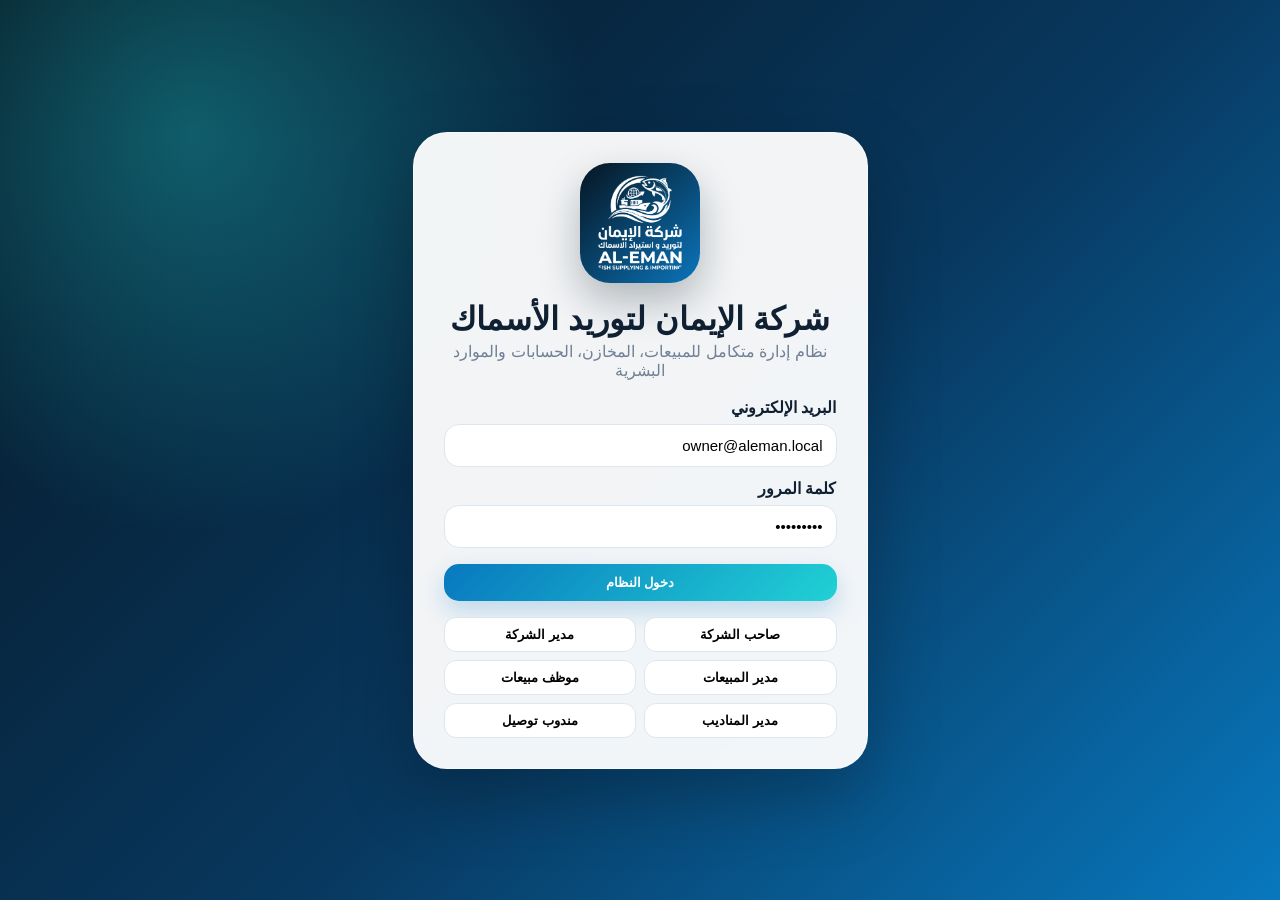
<file: index.html>
<!doctype html><html lang="ar" dir="rtl"><head><meta charset="utf-8"><meta name="viewport" content="width=device-width,initial-scale=1"><title>الإيمان ERP | Login</title><link rel="stylesheet" href="css/style.css"></head><body class="login-body"><main class="login-card"><div class="brand"><img src="assets/logo.png"><h1>شركة الإيمان لتوريد الأسماك</h1><p>نظام إدارة متكامل للمبيعات، المخازن، الحسابات والموارد البشرية</p></div><form id="loginForm"><label>البريد الإلكتروني</label><input id="username" class="input" value="owner@aleman.local"><label>كلمة المرور</label><input id="password" class="input" type="password" value="Owner@123"><button class="btn" style="width:100%;margin-top:16px">دخول النظام</button></form><div id="demoUsers" class="demo-users"></div></main><script src="js/data.js"></script><script src="js/login.js"></script></body></html>
</file>
<file: css/style.css>
:root{--ink:#061521;--navy:#071b31;--blue:#0878be;--aqua:#21d1d5;--gold:#f5bd4b;--bg:#f4f8fb;--card:#fff;--muted:#718096;--line:#e6eef5;--ok:#12a76b;--bad:#e5484d;--warn:#d99000;--shadow:0 18px 50px rgba(7,27,49,.12);--radius:24px}*{box-sizing:border-box}body{margin:0;font-family:'Segoe UI',Tahoma,Arial,sans-serif;background:linear-gradient(180deg,#f6fbff,#eef5f9);color:#102033;direction:rtl}button,input,select,textarea{font-family:inherit}.login-body{min-height:100vh;display:grid;place-items:center;padding:18px;background:radial-gradient(circle at 15% 15%,rgba(33,209,213,.35),transparent 30%),linear-gradient(135deg,#061521,#08385f 55%,#0878be)}.login-card{width:min(455px,96vw);background:rgba(255,255,255,.95);border:1px solid rgba(255,255,255,.45);padding:30px;border-radius:34px;box-shadow:0 28px 70px rgba(0,0,0,.25);backdrop-filter:blur(18px)}.brand{text-align:center}.brand img{width:120px;height:120px;object-fit:contain;background:linear-gradient(135deg,#061521,#0b75bb);border-radius:30px;padding:12px;box-shadow:0 18px 40px rgba(6,21,33,.28)}.brand h1{margin:13px 0 4px}.brand p{margin:0 0 18px;color:var(--muted)}label{display:block;margin:12px 0 7px;font-weight:800}.input,select,textarea{width:100%;border:1px solid #dbe7f0;background:#fff;border-radius:15px;padding:12px 13px;font-size:15px;outline:none}textarea{min-height:90px}.btn{border:0;border-radius:15px;padding:11px 16px;font-weight:900;cursor:pointer;color:white;background:linear-gradient(135deg,var(--blue),var(--aqua));box-shadow:0 10px 24px rgba(8,120,190,.23)}.btn.secondary{background:#edf5fa;color:var(--navy);box-shadow:none}.btn.gold{background:linear-gradient(135deg,#f5bd4b,#ef9200);color:#061521}.btn.danger{background:var(--bad)}.demo-users{display:grid;grid-template-columns:repeat(2,1fr);gap:8px;margin-top:16px}.demo-users button{border:1px solid #dbe7f0;background:#fff;padding:9px;border-radius:12px;cursor:pointer;font-weight:700}.app{display:grid;grid-template-columns:300px 1fr;min-height:100vh}.sidebar{height:100vh;position:sticky;top:0;overflow:auto;color:white;padding:22px;background:radial-gradient(circle at top right,rgba(33,209,213,.22),transparent 30%),linear-gradient(180deg,#061521,#082946)}.side-logo{display:flex;gap:12px;align-items:center;margin-bottom:22px}.side-logo img{width:62px;height:62px;object-fit:contain;background:linear-gradient(135deg,#061521,#0b75bb);border:1px solid rgba(255,255,255,.18);padding:7px;border-radius:18px}.side-logo h2{font-size:17px;margin:0}.side-logo span{display:block;color:#9edaf2;font-size:12px}.nav{display:grid;gap:7px}.nav button{border:0;background:transparent;color:#d5ebf7;text-align:right;border-radius:16px;padding:12px 14px;cursor:pointer;font-weight:800}.nav button:hover,.nav button.active{background:rgba(255,255,255,.12);color:#fff}.main{padding:24px;overflow:hidden}.topbar{display:flex;justify-content:space-between;align-items:center;gap:14px;margin-bottom:18px}.topbar h1{margin:0;font-size:27px}.chip{display:flex;align-items:center;gap:10px;background:#fff;border:1px solid var(--line);border-radius:999px;padding:9px 12px;box-shadow:var(--shadow)}.grid{display:grid;grid-template-columns:repeat(4,minmax(160px,1fr));gap:16px}.grid2{display:grid;grid-template-columns:1.1fr .9fr;gap:16px}.card{background:#fff;border:1px solid var(--line);border-radius:var(--radius);box-shadow:var(--shadow);padding:19px}.kpi span{color:var(--muted);font-weight:700}.kpi strong{display:block;font-size:30px;margin-top:6px}.section{display:none}.section.active{display:block}.toolbar{display:flex;gap:10px;flex-wrap:wrap;margin:13px 0}.table-wrap{overflow:auto;background:white;border:1px solid var(--line);border-radius:22px;box-shadow:var(--shadow)}table{width:100%;border-collapse:collapse;min-width:900px}th,td{padding:12px 13px;border-bottom:1px solid #edf2f6;text-align:right;vertical-align:top}th{background:#eef7fd;color:#06355a;font-weight:900;position:sticky;top:0}.badge{display:inline-flex;border-radius:999px;padding:5px 10px;font-size:12px;font-weight:900;background:#eaf7ff;color:#056b9b}.badge.ok{background:#e6fff4;color:#087850}.badge.warn{background:#fff4d6;color:#946000}.badge.danger{background:#ffe6e6;color:#b4232a}.modal{display:none;place-items:center;position:fixed;inset:0;background:rgba(6,21,33,.62);z-index:20;padding:18px}.modal.show{display:grid}.modal-content{background:#fff;width:min(950px,96vw);max-height:90vh;overflow:auto;border-radius:28px;padding:22px;box-shadow:0 25px 75px rgba(0,0,0,.3)}.form-grid{display:grid;grid-template-columns:repeat(2,1fr);gap:12px}.print-area{display:none}.paper{background:#fff;max-width:900px;margin:0 auto;padding:34px;color:#111}.paper-logo{width:95px;height:95px;object-fit:contain;background:linear-gradient(135deg,#061521,#0b75bb);padding:8px;border-radius:18px}.mini-chart{display:grid;gap:10px}.bar{height:12px;border-radius:20px;background:#e7f1f8;overflow:hidden}.bar i{display:block;height:100%;background:linear-gradient(90deg,var(--blue),var(--aqua))}.mobile-cards{display:none}@media(max-width:1000px){.app{grid-template-columns:1fr}.sidebar{height:auto;position:relative;border-radius:0 0 28px 28px}.nav{grid-template-columns:repeat(2,1fr)}.main{padding:14px}.grid{grid-template-columns:repeat(2,1fr)}.grid2{grid-template-columns:1fr}.form-grid{grid-template-columns:1fr}.topbar{align-items:flex-start;flex-direction:column}}@media(max-width:560px){.grid{grid-template-columns:1fr}.nav{grid-template-columns:1fr}.demo-users{grid-template-columns:1fr}.topbar h1{font-size:22px}.table-wrap table{display:none}.mobile-cards{display:grid;gap:12px}.mobile-cards .mcard{border:1px solid var(--line);border-radius:18px;padding:13px;background:white;box-shadow:var(--shadow)}}@media print{body{background:white}.sidebar,.topbar,.toolbar,.no-print,.section{display:none!important}.app{display:block}.main{padding:0}.print-area{display:block}.paper{padding:0}.paper table{min-width:0}.paper-logo{background:#06213a!important}th{position:static}}

/* SMART PRO UPGRADE */
.profile-chip{border-radius:24px!important;padding:8px 10px!important;min-width:330px;justify-content:flex-start}.profile-avatar,.avatar-sm{width:46px;height:46px;border-radius:50%;object-fit:cover;border:3px solid #e9f6ff;box-shadow:0 8px 20px rgba(8,120,190,.18)}.avatar-sm{width:42px;height:42px}.profile-meta{display:grid;line-height:1.15;margin-inline-end:auto}.profile-meta span{font-size:12px;color:var(--muted)}.smart-strip{display:flex;justify-content:space-between;align-items:center;gap:14px;margin-bottom:16px;padding:20px;border-radius:28px;color:white;background:radial-gradient(circle at 15% 20%,rgba(33,209,213,.35),transparent 32%),linear-gradient(135deg,#061521,#0878be);box-shadow:var(--shadow)}.smart-strip h2{margin:0 0 5px}.smart-strip p{margin:0;color:#dff8ff}.row-actions{display:flex;gap:6px;flex-wrap:wrap}.mini{border:0;border-radius:11px;padding:7px 10px;font-weight:800;cursor:pointer;background:#eaf7ff;color:#065d91}.mini.alt{background:#f4f6f8;color:#061521}.mini.print{background:#fff4d6;color:#946000}.mini.danger{background:#ffe6e6;color:#b4232a}.kanban{display:grid;grid-template-columns:repeat(4,1fr);gap:14px;margin-top:16px}.lane{background:#fff;border:1px solid var(--line);border-radius:22px;padding:14px;box-shadow:var(--shadow);min-height:220px}.lane h3{margin-top:0}.lead-card{display:grid;gap:5px;border:1px solid #edf2f6;border-radius:16px;padding:10px;margin-bottom:8px;background:#fbfdff}.lead-card span,.lead-card small{color:var(--muted)}.details-grid{display:grid;grid-template-columns:repeat(2,1fr);gap:10px}.details-grid div{padding:12px;border:1px solid var(--line);border-radius:14px;background:#fbfdff}.details-grid b{display:block;color:#06355a;margin-bottom:5px}.details-grid span{word-break:break-word}.doc-head{display:flex;justify-content:space-between;align-items:flex-start;gap:20px;padding:24px;border-radius:28px;background:linear-gradient(135deg,#061521,#0878be);color:#fff;margin-bottom:22px}.doc-head h1{margin:8px 0 4px;font-size:34px}.doc-head p{margin:0;color:#dff8ff}.doc-meta{display:grid;gap:5px;background:rgba(255,255,255,.12);padding:14px;border-radius:18px;min-width:220px}.doc-meta span{color:#fff}.doc-box{display:grid;grid-template-columns:repeat(3,1fr);gap:10px;margin:14px 0}.doc-box p{background:#f4f8fb;border:1px solid #e6eef5;border-radius:16px;padding:12px;margin:0}.doc-table{width:100%;border-collapse:collapse;margin-top:14px}.doc-table th{background:#071b31!important;color:white;padding:12px}.doc-table td{border-bottom:1px solid #e6eef5;padding:12px}.doc-total{margin-top:18px;margin-right:auto;width:max-content;background:#fff4d6;border:1px solid #f5bd4b;border-radius:18px;padding:15px 24px;font-size:22px;font-weight:900;color:#061521}.signs{display:flex;justify-content:space-between;gap:30px;margin-top:50px}.signs span{width:45%;border-top:1px solid #9aa9b8;padding-top:12px;text-align:center;font-weight:800}.contract-body{font-size:18px;line-height:1.9;background:#fbfdff;border:1px solid #e6eef5;border-radius:22px;padding:20px}@media(max-width:900px){.kanban{grid-template-columns:1fr}.profile-chip{min-width:0;width:100%;flex-wrap:wrap}.doc-box,.details-grid{grid-template-columns:1fr}.smart-strip{flex-direction:column;align-items:flex-start}}@media print{.doc-head{-webkit-print-color-adjust:exact;print-color-adjust:exact}.doc-table th{-webkit-print-color-adjust:exact;print-color-adjust:exact}.doc-total{-webkit-print-color-adjust:exact;print-color-adjust:exact}}
</file>
